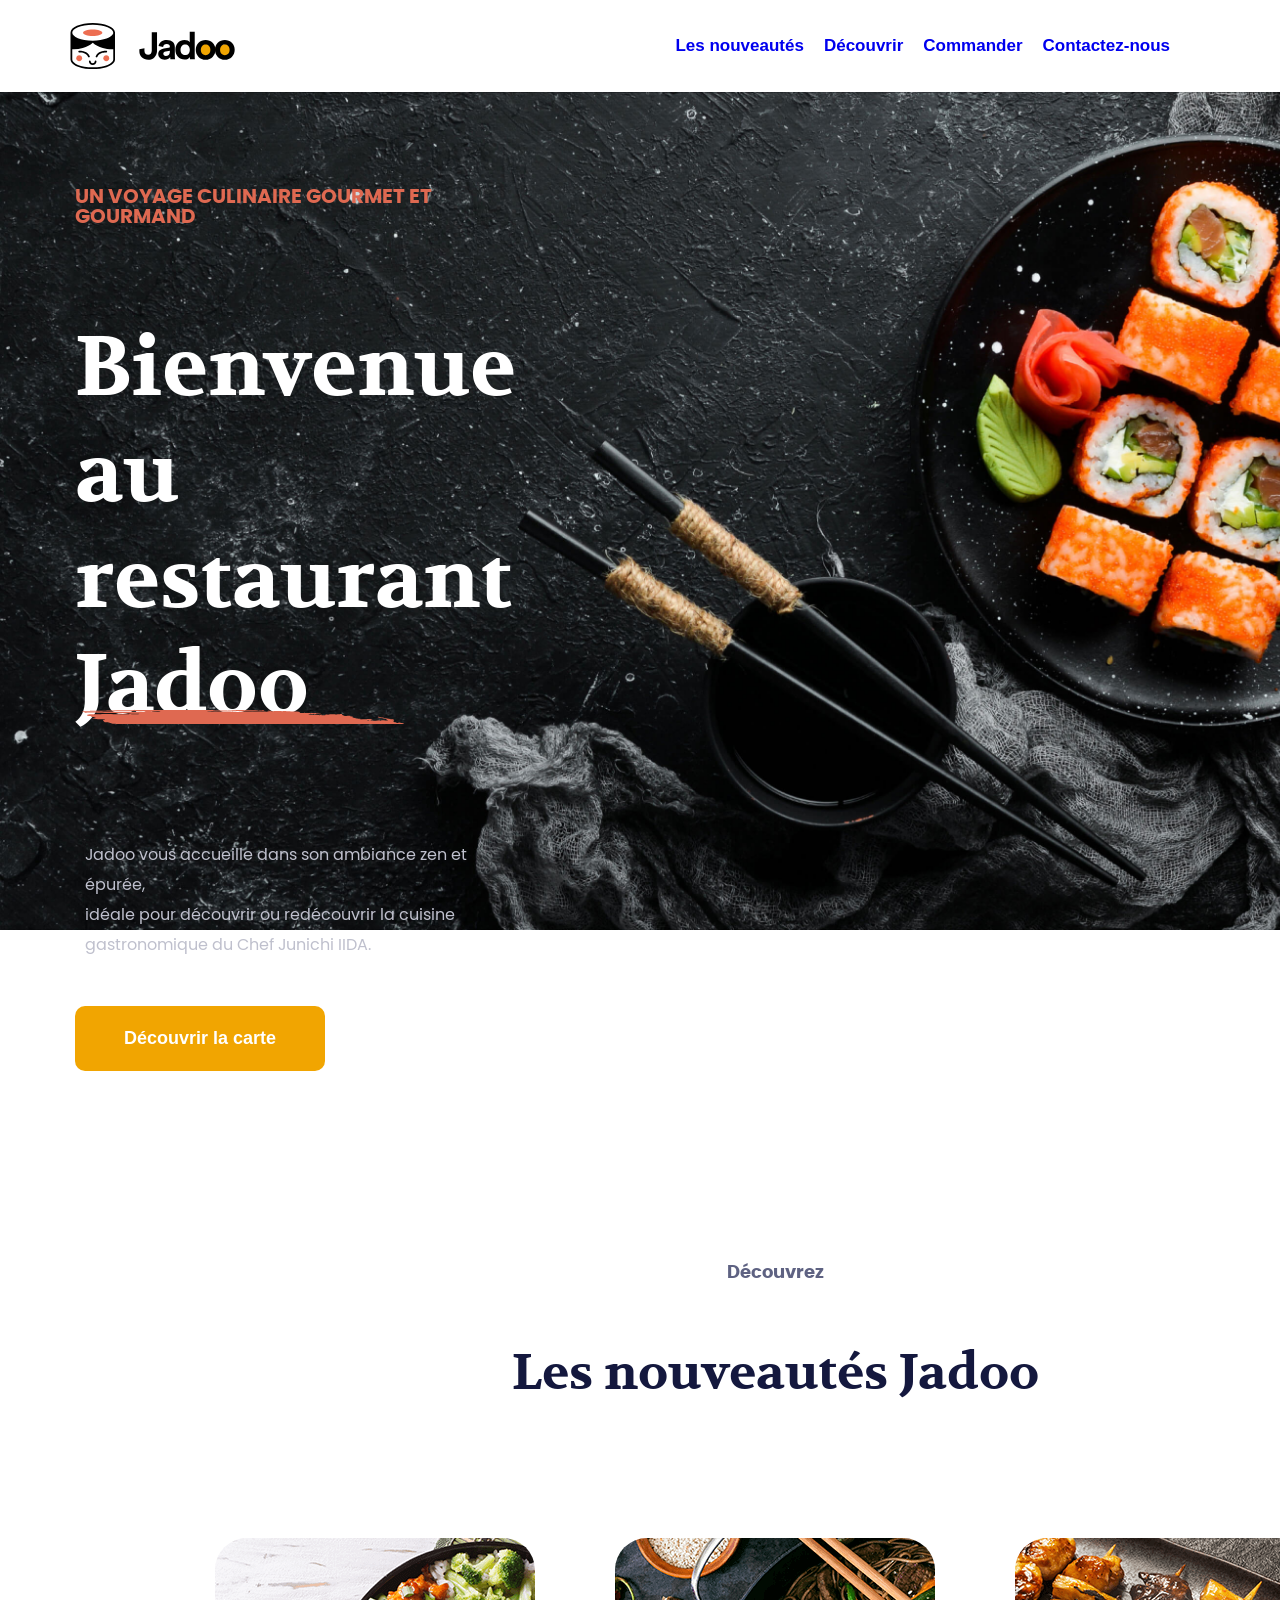
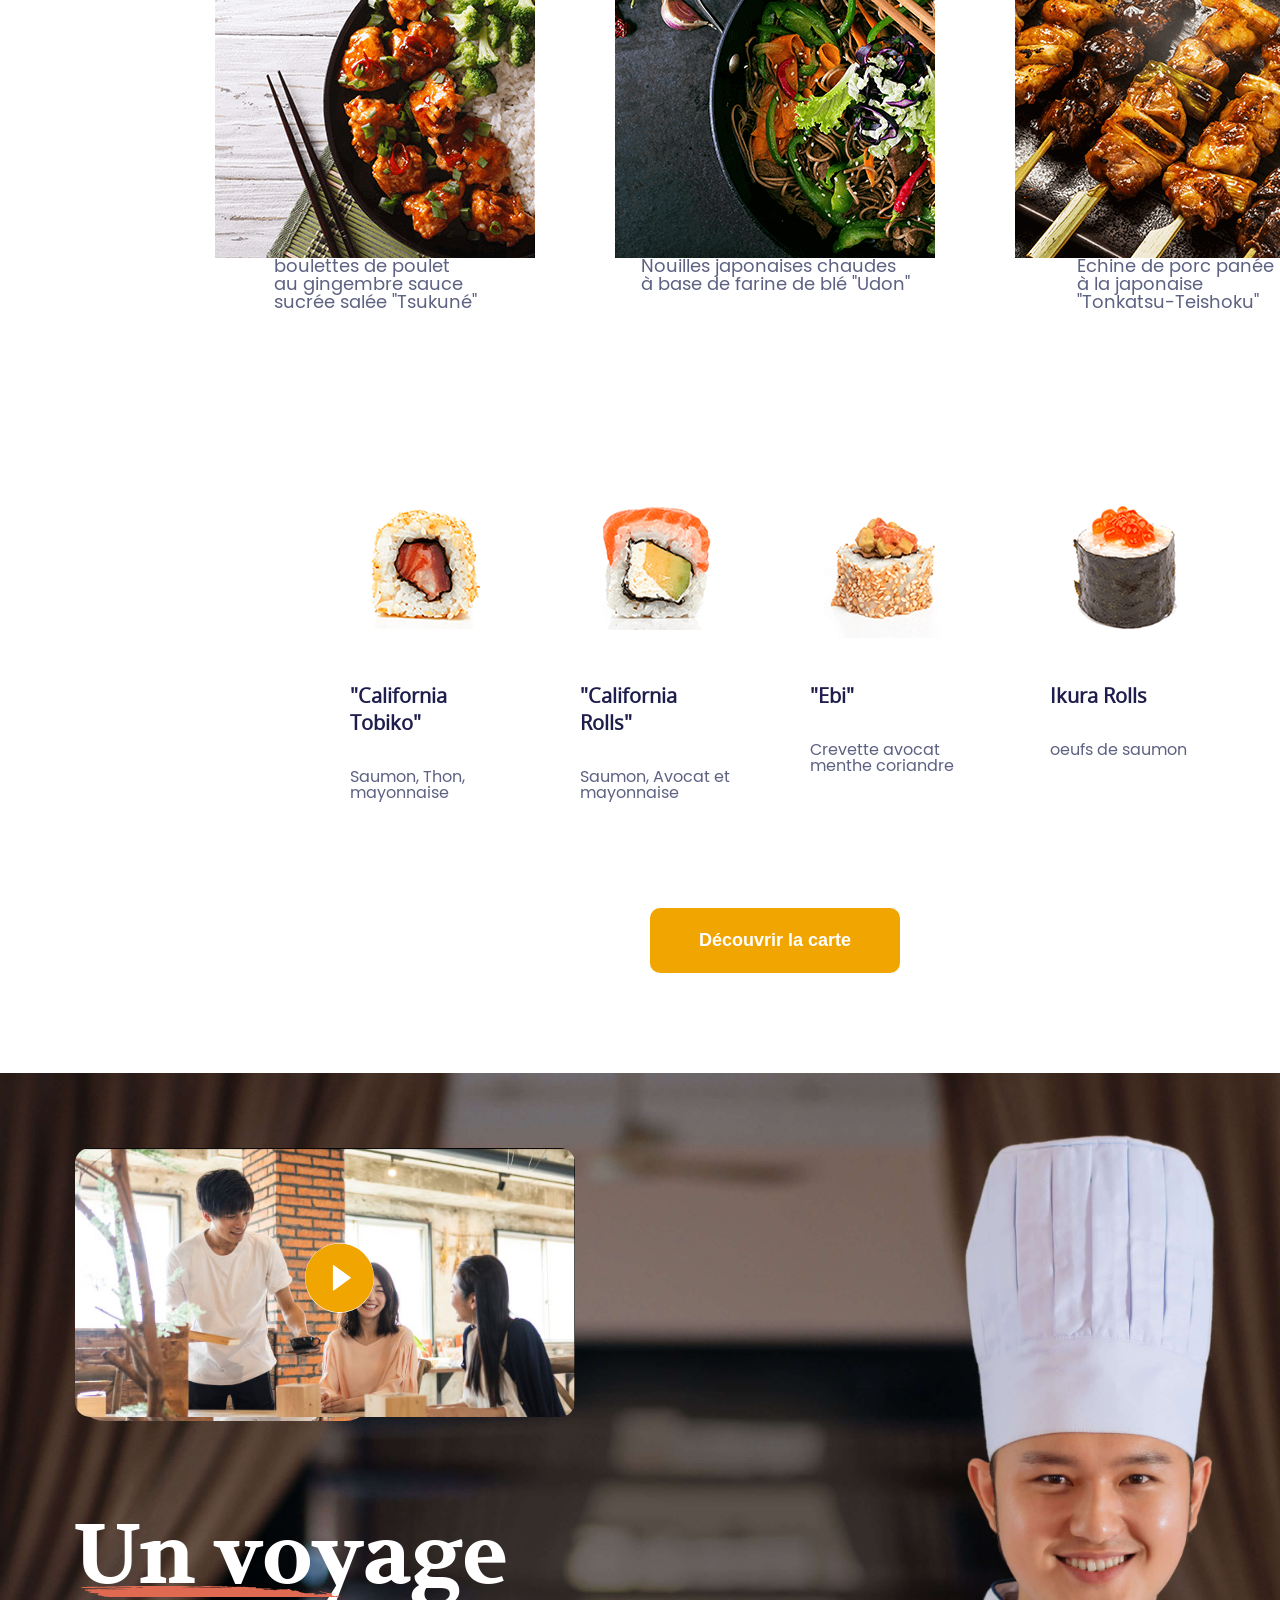
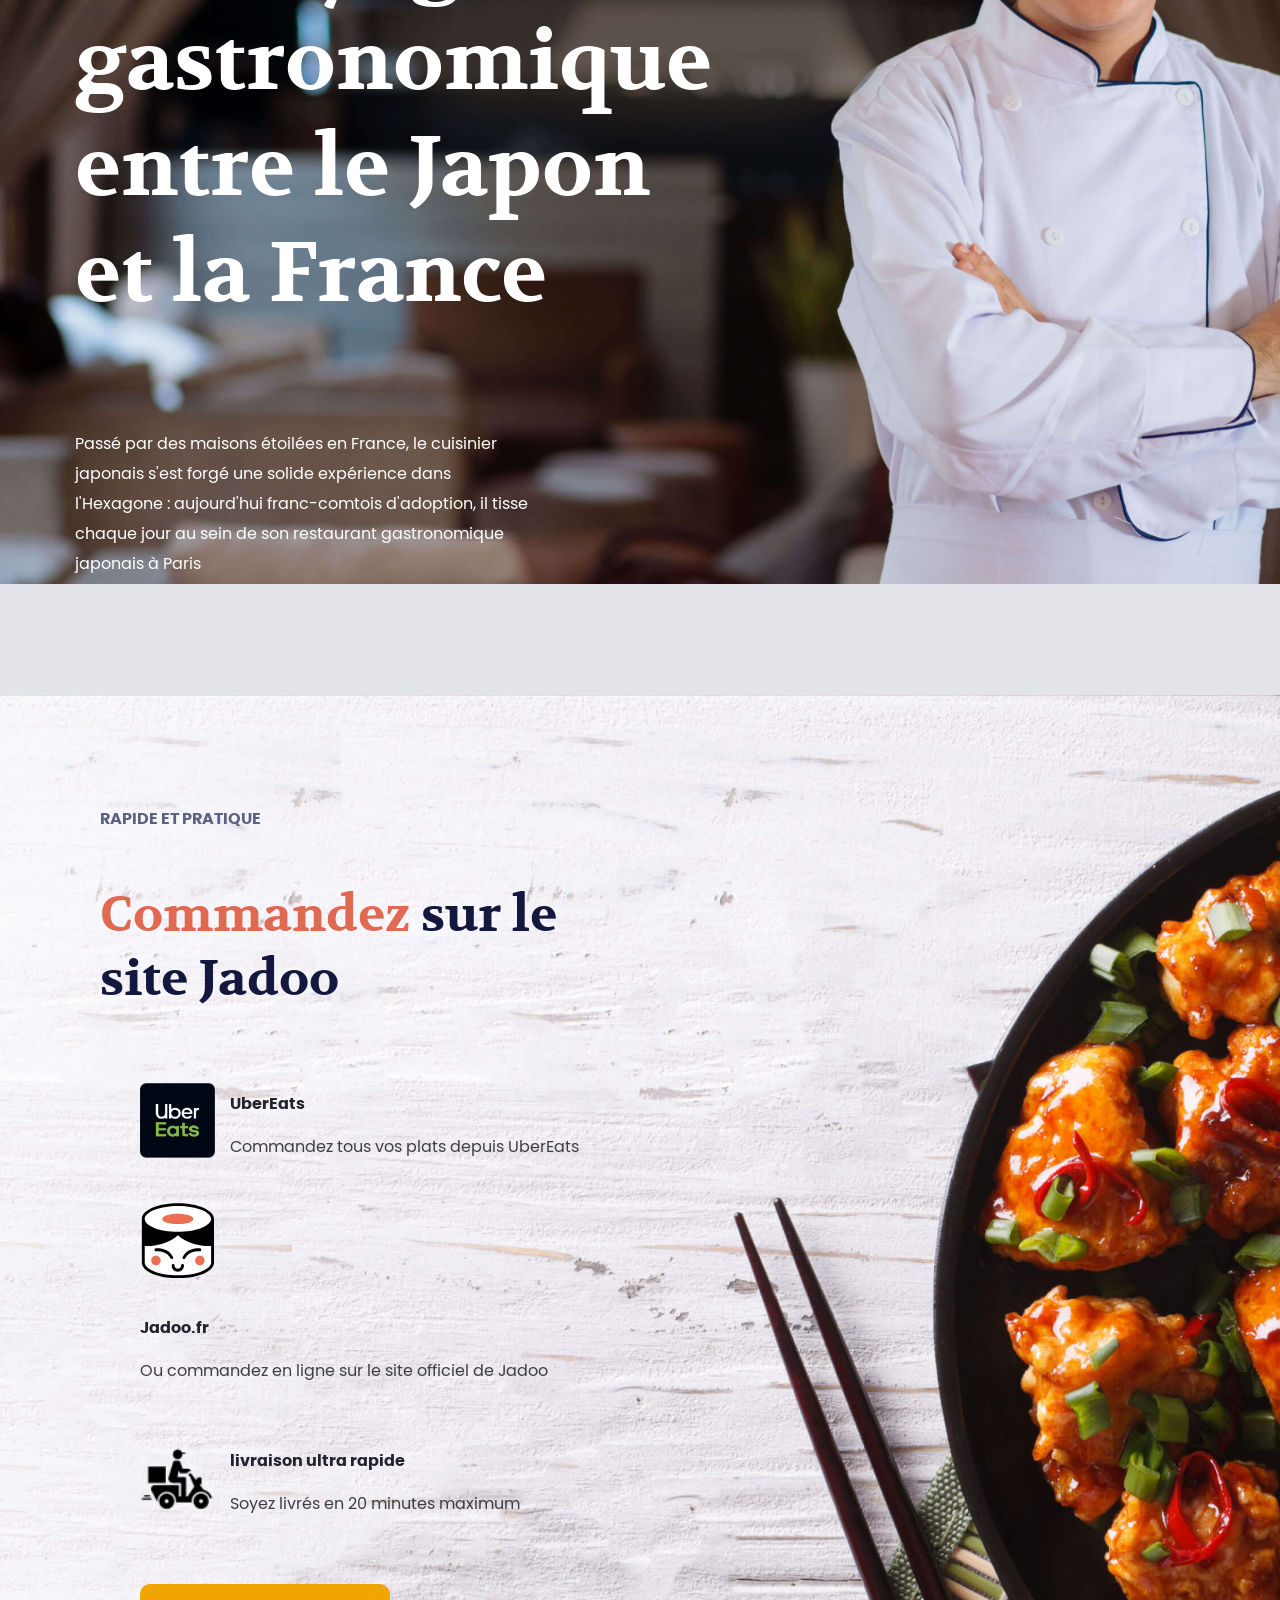
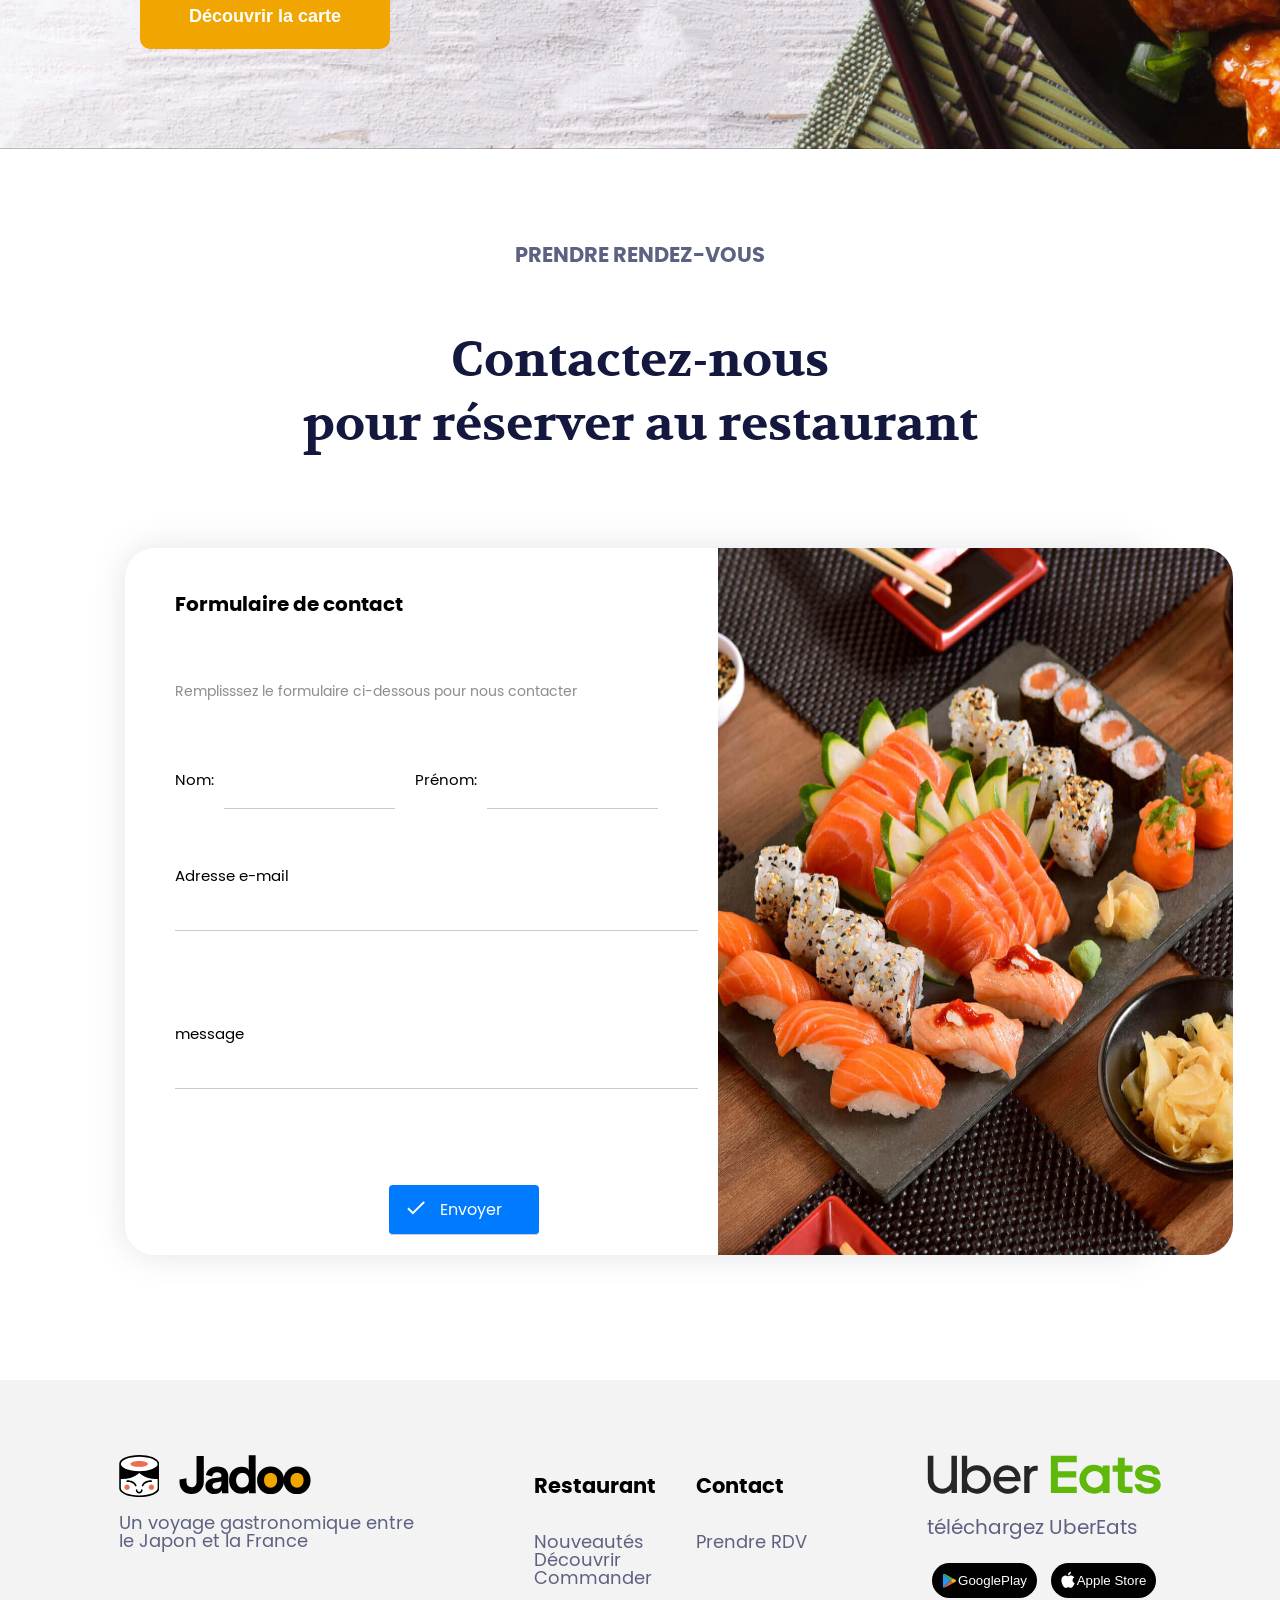
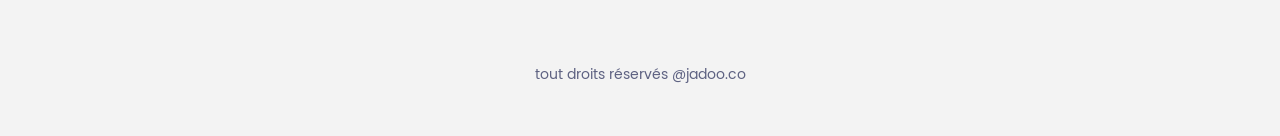
<file: index.html>
<!DOCTYPE html>
<html>

<head>
    <title>Jadoo : un voyage culinaire gourmet et gourmand</title>
    <meta charset='utf-8' name="viewport" content="width=device-width, initial-scale=1.0, user-scalable=no">
    <link rel="stylesheet" href="css/style.css">
    <link rel="stylesheet" href="css/style_CSS_mobile.css">
</head>

<body>
    <section class="top">
        <div class="burger_menu display_none_pc display_block_mobile">
            <img src="img/burger_icon.svg" alt="cliquez ici pour dérouler le menu"
                class="burger_icon display_none_pc display_block_mobile">
        </div>
        <div class="logonav margin_left">
            <img srcset="img/favicon.ico 16w,
                    img/logo_jadoo_1.svg 1600w" sizes="(max-width:780px) 15px,
                   120px" src="img/logo_jadoo_1.svg" alt="logo animé du restaurant en forme de maki"
                class="petit_logo_maki ">
            <img src="img/logo_jadoo_2.svg" alt="logo du restaurant Jadoo texte" class="jadoo_texte">
        </div>
        <nav class="margin_right margin-right_none">
            <ul>
                <li><a href="#nouveautes" class="arial nav.grey text-big large no_underline display_none_mobile">Les
                        nouveautés</a></li>
                <li><a href="https://kizokudor.com/fr/" target="_blank"
                        class="arial nav.grey text-big large no_underline display_none_mobile">Découvrir</a>
                </li>
                <li><a href="#commandez"
                        class="arial nav.grey text-big large no_underline display_none_mobile">Commander</a></li>
                <li><a href="#contact"
                        class="arial nav.grey text-big large no_underline display_none_mobile">Contactez-nous</a></li>
                <li><a href="#contact"
                        class="arial nav.grey text-big large no_underline display_none_pc display_block_mobile">Contact</a>
                </li>
            </ul>
        </nav>
    </section>
    <header>
        <section class="hero">
            <div class="bienvenue_boite_texte">
                <h3
                    class="poppins_bold orange large subheading-medium font_size_12px text_align_mobile letter_spacing_mobile padding_top_mobile">
                    UN VOYAGE CULINAIRE GOURMET ET
                    GOURMAND</h3>
                <div class="titre_soulignage">
                    <h1 class="volkhov white heading relative font_size_50px text_align_mobile">Bienvenue au restaurant
                        Jadoo</h1>
                    <img class="souligne_rose" src="img/souligne_rose.svg">
                </div>
                <p
                    class="poppins_regular light-grey medium_thin text-medium line-height30px padding_left_10px font_size_15px text_align_mobile">
                    Jadoo
                    vous accueille dans son ambiance zen
                    et épurée,
                    <br>
                    idéale pour découvrir ou redécouvrir la cuisine<br>
                    gastronomique du Chef Junichi IIDA.
                </p>
                <button class="margin_top30px decouvrir_la_carte font_size_18px">Découvrir la carte
                </button>
            </div>
        </section>
    </header>
    <section class="nouveautes">
        <h3 class="poppins_bold grey subheading-small medium font_size_14px">Découvrez</h3>
        <h2 class="volkhov title-blue heading-medium large font_size_24px">Les nouveautés Jadoo</h2>
        <section class="plats_chauds">
            <figure>
                <img src="img/plat_1.png" alt="boulettes de poulet au gingembre sauce sucrée salée &#34Tsukuné&#34">
                <figcaption class="subheading-small font_size_16px text_align_mobile">boulettes de poulet <br> au
                    gingembre sauce
                    <br>sucrée salée
                    &#34Tsukuné&#34
                </figcaption>
            </figure>
            <figure class="display_none_mobile">
                <img src="img/plat_2.png" alt="Nouilles japonaises chaudes à base de farine de blé &#34Udon&#34">
                <figcaption class="subheading-small">Nouilles japonaises chaudes <br> à base de farine de blé
                    &#34Udon&#34
                </figcaption>
            </figure>
            <figure class="display_none_mobile">
                <img src="img/plat_3.png" alt="Echine de porc panée à la japonaise &#34Tonkatsu-Teishoku&#34">
                <figcaption class="subheading-small">Echine de porc panée <br>à la japonaise <br>
                    &#34Tonkatsu-Teishoku&#34
                </figcaption>
            </figure>
        </section>
        <section class="makis flex_column_wrap_mobile">
            <figure>
                <img src="img/maki_1.png" alt="California Tobiko">
                <figcaption>
                    <h5 class="OpenSans medium subheading-medium photo-legend-blue font_size_16px">"California Tobiko"
                    </h5>
                    <p class="poppins_regular medium_thin text-medium grey font_size_12px">Saumon, Thon, mayonnaise</p>
                </figcaption>
            </figure>
            <figure>
                <img src="img/maki_2.png" alt="California Rolls">
                <figcaption>
                    <h5 class="OpenSans medium subheading-medium photo-legend-blue font_size_16px">"California Rolls"
                    </h5>
                    <p class="poppins_regular medium_thin text-medium grey font_size_12px">Saumon, Avocat et mayonnaise
                    </p>
                </figcaption>
            </figure>
            <figure>
                <img src="img/maki_3.png" alt="Ebi">
                <figcaption>
                    <h5 class="OpenSans medium subheading-medium photo-legend-blue font_size_16px">"Ebi"</h5>
                    <p class="poppins_regular medium_thin text-medium grey font_size_12px">Crevette avocat menthe
                        coriandre</p>
                </figcaption>
            </figure>
            <figure>
                <img src="img/maki_4.png" alt="Ikura Rolls">
                <figcaption>
                    <h5 class="OpenSans medium subheading-medium photo-legend-blue font_size_16px">Ikura Rolls</h5>
                    <p class="poppins_regular medium_thin text-medium grey font_size_12px">oeufs de saumon</p>
                </figcaption>
            </figure>
        </section>
        <button class="decouvrir_la_carte">Découvrir la carte</button>
    </section>
    <section class="au_resto_ou_chez_vous display_none_mobile">
        <div class="chef_et_plat ">
            <div class="le_restaurant">
                <section class="presentation">
                    <div class="restaurant">
                        <img class="restaurant_video" src="img/visu_video.jpg"
                            alt="presentation du restaurant en video">
                        <img class="play_button" src="img/button_play.svg" alt="#">
                    </div>
                    <div class="titre_soulignage_2 display_none_mobile">
                        <h1 class="volkhov large heading white">Un voyage gastronomique entre le Japon et la France</h1>
                        <img class="souligne_rose_2" src="img/souligne_rose.svg">
                    </div>
                    <p class=" poppins_regular medium_thin text-medium white line-height30px display_none_mobile">Passé
                        par des maisons
                        étoilées en France,
                        le
                        cuisinier<br>
                        japonais s'est forgé une solide expérience dans<br>
                        l'Hexagone : aujourd'hui franc-comtois d'adoption, il tisse<br>
                        chaque jour au sein de son restaurant gastronomique<br>
                        japonais à Paris</p>
                </section>
            </div>
        </div>

    </section>
    <section class="au_resto_ou_chez_vous_mobile display_none_pc display_block_mobile white_space_mobile">
        <div class="restaurant_mobile">
            <div class="restaurant">
                <img class="restaurant_video" src="img/visu_video.jpg" alt="presentation du restaurant en video">
                <img class="play_button" src="img/button_play.svg" alt="#">
            </div>
            <div>
                <img src="img/illustration_chef.jpg" alt="le chef Junichi IIDA" class="chef">
            </div>
            <div>
                <img class="wrapper1 " src="img/wrapper_illustration_1.jpg" alt="">
            </div>
            <div>
                <img class="wrapper2" src="img/wrapper_illustration_2.jpg" alt="">
            </div>
        </div>
    </section>
    <section class="commander">
        <div class="commander_flexbox">
            <h3 class="poppins_bold medium text-medium grey font_size_14px">RAPIDE ET PRATIQUE</h3>
            <h2 class="volkhov large heading-medium title-blue font_size_24px text_align_mobile "><span
                    class="orange font_size_36px">Commandez</span><br class="display_none_pc display_inline_mobile">
                sur le site Jadoo
            </h2>
            <div class="liste_logos_commande">
                <figure>
                    <img src="img/logo_uberEats.png" alt="UberEats logo">
                    <figcaption>
                        <h5 class="commandez-subheading">UberEats</h5>
                        <p class="commandez-text font-size_13px line_height_mobile">Commandez tous vos plats depuis
                            UberEats</p>
                    </figcaption>
                </figure>
                <figure>
                    <img src="img/logo_jadoo_1.svg" alt="Jadoo logo">
                    <figcaption>
                        <h5 class="commandez-subheading">Jadoo.fr</h5>
                        <p class="commandez-text font-size_13px line_height_mobile">Ou commandez en ligne sur le site
                            officiel de Jadoo</p>
                    </figcaption>
                </figure>
                <figure>
                    <img src="img/logo_transport.png" alt="logo livraison">
                    <figcaption>
                        <h5 class="commandez-subheading">livraison ultra rapide</h5>
                        <p class="commandez-text font-size_13px line_height_mobile">Soyez livrés en 20 minutes maximum
                        </p>
                    </figcaption>
                </figure>
            </div>
            <button class="decouvrir_la_carte margin_left_button_order">Découvrir la carte</button>
        </div>
    </section>
    <section class="contact">
        <h3 class="poppins_bold medium subheading-footer grey font_size_14px uppercase">Prendre rendez-vous</h3>
        <h2 class="volkhov large heading-medium title-blue font_size_36px text_align">Contactez-nous <span
                class="display_none_mobile"><br>pour réserver au restaurant</span></h2>
        <p class="poppins_regular thin text-small form-grey display_none_pc display_block_mobile text_align_mobile">
            Remplisssez le formulaire ci-dessous pour nous contacter
        </p>
        <div class="conteneur_formulaire_et_image">
            <div class="form">
                <form method="post" action="/action_page.php">
                    <div class="form_text">
                        <h4 class="poppins_bold medium subheading-medium black display_none_mobile">Formulaire de
                            contact</h4>
                        <p class="poppins_regular thin text-small form-grey display_none_mobile ">Remplisssez le
                            formulaire ci-dessous pour
                            nous
                            contacter
                        </p>
                        <div class="name">
                            <label class="poppins_regular thin text-medium-small black font_size_15px"
                                for="fname">Nom:</label>
                            <input class="poppins_regular thin text-small form-light-grey font_size_15px" type="text"
                                id="fname" name="fname" required><br><br>
                            <label class="poppins_regular thin text-medium-small black font_size_15px"
                                for="lname">Prénom:</label>
                            <input class="poppins_regular thin text-small form-light-grey font_size_15px" type="text"
                                id="lname" name="lname" required><br><br>
                        </div>
                        <label class="poppins_regular thin text-medium-small black font_size_15px" for="email">Adresse
                            e-mail</label>
                        <input class="poppins_regular thin text-small form-light-grey font_size_15px" type="email"
                            id="email" name="email" required><br><br>
                        <label class="poppins_regular thin text-medium-small black font_size_15px"
                            for="message">message</label>
                        <input class="poppins_regular thin text-small form-light-grey font_size_15px" type="text"
                            id="message" name="message" required><br><br>
                    </div>
                    <div class="submit_button">
                        <input class="poppins_regular medium_thin text-medium white submit" type="submit"
                            value="Envoyer">
                    </div>
                </form>
            </div>
            <img class="image_formulaire display_none_mobile" src="img/illustration_formulaire.jpg"
                alt="image de sushis et sashimis">
        </div>
    </section>
    <footer>
        <div class="all_liens_footer ">
            <div class="boite_jadoo_footer display_none_mobile">
                <div class="logos_jadoo_footer">
                    <img class=logo_maki_footer src="img/logo_jadoo_1.svg" alt="logo de Jadoo">
                    <img class="logo_jadoo_texte_footer" src="img/logo_jadoo_2.svg" alt="logo de Jadoo texte">
                </div>
                <p class="poppins_regular medium_thin subheading-small grey">Un voyage gastronomique entre <br> le Japon
                    et la France
                </p>
            </div>
            <div class="liens_site_footer padding_10px">
                <div class="resto_footer">
                    <h3 class="poppins_bold large subheading-footer black">Restaurant</h3>
                    <ul>
                        <li class="poppins_regular medium_thin subheading-small grey"><a
                                href="#nouveautes">Nouveautés</a>
                        </li>
                        <li class="poppins_regular medium_thin subheading-small grey"><a
                                href="https://kizokudor.com/fr/" target="_blank">Découvrir</a></li>
                        <li class="poppins_regular medium_thin subheading-small grey"><a href="#commandez">Commander</a>
                        </li>
                    </ul>
                </div>
                <div class="contact_footer padding_10px">
                    <h3 class="poppins_bold large subheading-footer black">Contact</h3>
                    <ul>
                        <li class="poppins_regular medium_thin subheading-small grey">Prendre RDV</li>
                    </ul>
                </div>
            </div>
            <div class="footer_ubereats padding_10px">
                <img src="img/logo_uberEats_2.svg" alt="Logo UberEats">
                <p class="poppins_regular medium_thin subheading-medium grey">téléchargez UberEats</p>
                <div class="black_butons">
                    <button class="ubereats_logo"><a
                            href="https://play.google.com/store/apps/details?id=com.ubercab.eats&pli=1"
                            target="_blank">GooglePlay</a></button>
                    <button class="applestore_logo"><a
                            href="https://apps.apple.com/us/app/uber-eats-food-groceries/id1058959277"
                            target="_blank">Apple
                            Store</a></button>
                </div>
            </div>
        </div>
        <div class="tous_droits_footer">
            <p class="poppins_regular medium_thin text-small grey display_none_mobile">tout droits réservés @jadoo.co
            </p>
        </div>
    </footer>
    <div class="boite_jadoo_footer_mobile display_none_pc display_block_mobile">
        <div class="logos_jadoo_footer">
            <img class=logo_maki_footer src="img/logo_jadoo_1.svg" alt="logo de Jadoo">
            <img class="logo_jadoo_texte_footer" src="img/logo_jadoo_2.svg" alt="logo de Jadoo texte">
        </div>
        <p class="poppins_regular medium_thin  grey font_size_15px text_align_mobile ">Un voyage gastronomique entre
            <br> le Japon
            et la France
        </p>
    </div>
</body>

</html>
</file>
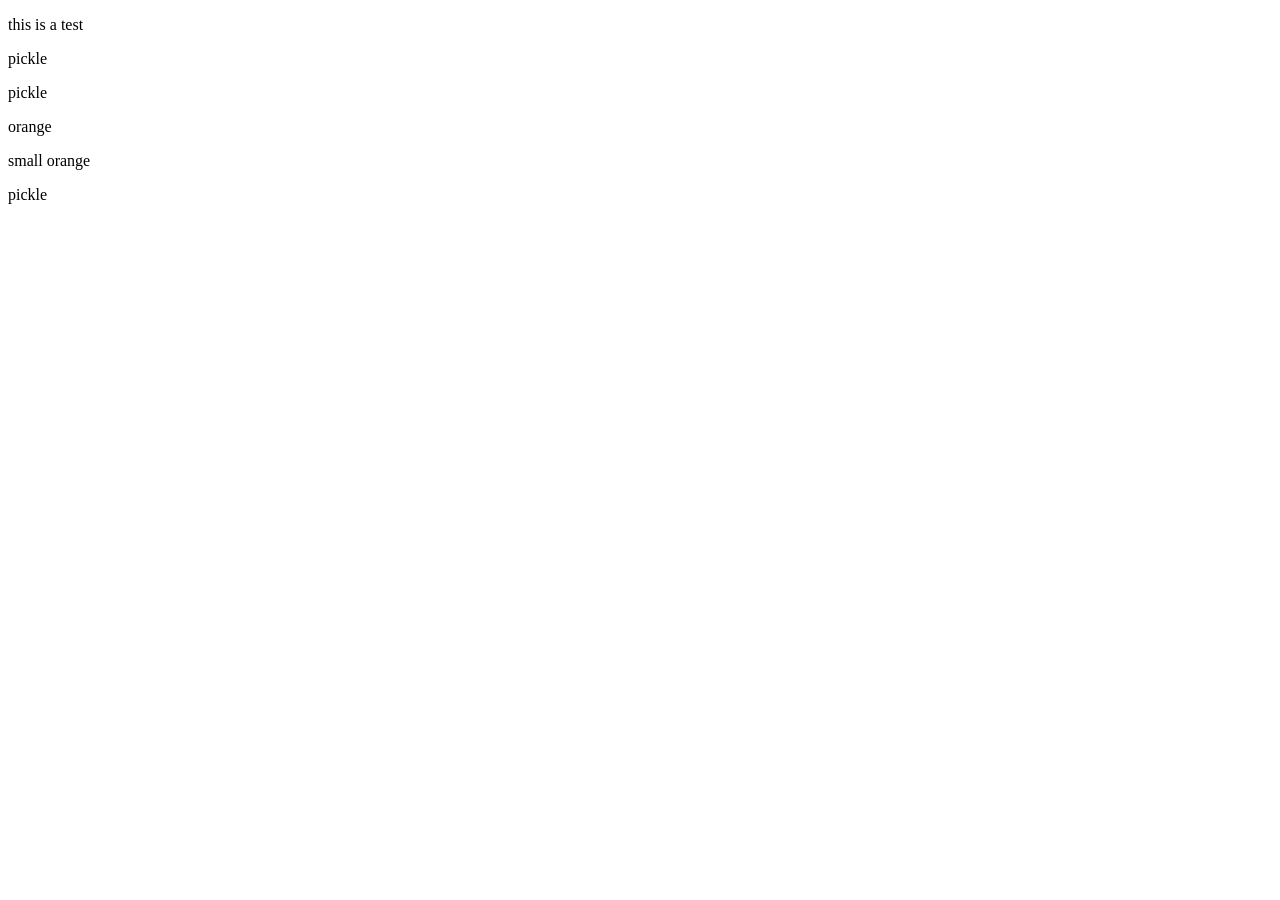
<file: html/test form.html>
<!DOCTYPE html>
<html>
    <head>
        <title>Home</title>
        <meta charset='utf-8'>
        <link rel=""stylesheet" href="style.css">
    </head>
    <body>
       <div class="plate">
            <p class="apple">this is a test</p>
        </div>
        <div class="plate">
            <p class="pickle">pickle</p>
        </div>
        <div class="bento">
            <p class="pickle">pickle</p>
        </div>
        <div class="plate">
            <p class="orange">orange</p>
            <p class="orange" class="small">small orange</p>
        </div>
        <p class="pickle" class="small">pickle</p>
    </body>
</html>
</file>
<file: css/style.css>
@font-face {
    font-family: 'OpenSans-Bold';
    src: url('/fonts/OpenSans-Bold.woff') format('woff');
    font-weight: bold;
    font-style: normal;
}

@font-face {
    font-family: 'OpenSans-Regular';
    src: url('/fonts/OpenSans-Regular.woff') format('woff');
    font-weight: normal;
    font-style: normal;
}

@font-face {
    font-family: 'poppins-bold';
    src: url('/fonts/poppins-bold.woff') format('woff');
    font-weight: 600 900;
    font-style: normal;
}

@font-face {
    font-family: 'poppins-italic';
    src: url('/fonts/poppins-italic.woff') format('woff');
    font-weight: normal;
    font-style: italic;
}

@font-face {
    font-family: 'poppins-regular';
    src: url('/fonts/poppins-regular.woff') format('woff');
    font-weight: 100 900;
    font-style: normal;
}

@font-face {
    font-family: 'volkhov-bold';
    src: url('/fonts/volkhov-bold.woff') format('woff');
    font-weight: 600 900;
    font-style: normal;
}

@font-face {
    font-family: 'volkhov-italic';
    src: url('/fonts/volkhov-italic.woff') format('woff');
    font-weight: normal;
    font-style: italic;
}

@font-face {
    font-family: 'volkhov-regular';
    src: url('/fonts/volkhov-regular.woff') format('woff');
    font-weight: 100 900;
}

/* font families */

.poppins_regular {
    font-family: 'poppins-regular';
}

.poppins_bold {
    font-family: 'poppins-bold';
}

.OpenSans {
    font-family: 'OpenSans-regular';
}

.volkhov {
    font-family: 'volkhov-bold';
}

.arial {
    font-family: Arial, Helvetica, sans-serif;
}

/* font weights  */


.thin {
    font-weight: 400;
}

.medium_thin {
    font-weight: 500;
}

.medium {
    font-weight: 600;
}

.large {
    font-weight: 700;
}

/* font sizes */

.text-small {
    font-size: 14px;
}

.text-medium-small {
    font-size: 15px;
}

.text-medium {
    font-size: 16px;
}

.text-big {
    font-size: 17px;
}

.subheading-small {
    font-size: 18px;
}

.subheading-medium {
    font-size: 20px;
}

.subheading-footer {
    font-size: 21px;
}

.heading-medium {
    font-size: 50px;
}

.heading {
    font-size: 84px;
}

/* font colors */

.white {
    color: #FFFFFF
}

.form-grey {
    color: #8D8D8D
}

.form-light-grey {
    color: #989898
}

.black {
    color: #000000
}

.orange {
    color: #DF6951
}

.nav-grey {
    color: #212B32
}

.photo-legend-blue {
    color: #1E1D4C
}

.title-blue {
    color: #14183E
}

.title-grey {
    color: #3E3F43
}

.grey {
    color: #5E6282
}

.light-grey {
    color: #BFC0CD;
}

/* fonts styles */

.no_underline {
    text-decoration: none;
}

.uppercase{
    text-transform: uppercase;
}
.text_align {
    text-align: center;
}
/* GENERAL */

html,
body {
    width: 100%;
    height: auto;
    margin: 0%;
}

section {
    padding: 75px;
}

.display_none_pc {
    display: none;
}

/* links */

nav ul li a:hover {
    text-decoration: none;
    color: #212832;
}

nav ul li a:visited {
    text-decoration: none;
    color: #212832;
}

/* top sticky */

section.top {
    display: flex;
    align-items: center;
    margin: 0;
    justify-content: space-between;
    gap: 24px;
    position: sticky;
    top: 0;
    background-color: #ffffff;
    z-index: 1000;
    padding: 20px;
}

nav {
    gap: 24px;

}

.petit_logo_maki {
    width: 44.97px;
    height: 46.258px;
}

.logonav {
    display: flex;
    gap: 24px;
}

ul {
    display: flex;
    justify-content: center;
}

nav ul li {
    list-style-type: none;
    margin-right: 20px;
}

/* header */

header {
    display: flex;
    flex-flow: column wrap;
}

.hero {
    display: flex;
    flex-flow: column wrap;
    background-image: url(../img/illustration_principale.jpg);
    background-size: 110%;
    background-position: relative bottom -150px right 0px;
    background-repeat: no-repeat;
}

.image_principale_header {
    width: 105%;
    height: auto;
    object-fit: cover;
    object-position: top 0px left 0px;
}

.bienvenue_boite_texte {
    display: flex;
    flex-flow: column wrap;
    position: relative;
    width: 35%;
}

.titre_soulignage {
    padding: 0;
    display: flex;
    flex-flow: row wrap;
    align-items: center;
}

.souligne_rose {
    width: 90%;
    position: relative;
    bottom: 100px;
}

/* les nouveautés Jadoo */

.nouveautes {
    display: flex;
    flex-flow: column wrap;
    padding: 50px;
    margin: 50px;
    justify-content: center;
    align-items: center;
}

.plats_chauds {
    display: flex;
    justify-content: space-evenly;
    align-items: baseline;
}

section.plats_chauds figure {
    display: flex;
    flex-flow: column wrap;
    justify-content: center;
    align-items: center;
    /* box-shadow: inset 1px 1px 10px #bfc0cd63; */
}

section.plats_chauds figure img {
    border-radius: 10% 10% 0% 0%;
}

.makis {
    display: flex
}

button.decouvrir_la_carte {
    font-family: Arial, Helvetica, sans-serif;
    font-size: 18px;
    font-weight: 700;
    color: #FFFFFF;
    background-color: #F1A501;
    width: 250px;
    height: 65px;
    border: none;
    border-color: #F1A501;
    border-radius: 10px;
    box-shadow: 0 20 35 0;
}

figcaption {
    font-family: 'poppins-regular';
    font-weight: 500;
    color: #5E6282;
}

/* Au restaurant ou chez vous */
section.au_resto_ou_chez_vous {
    padding: 0;
    background-image: url(../img/illustration_chef.jpg) url(../img/illustration_commander.jpg)
}

.chef_et_plat {
    background-image: url(../img/illustration_chef.jpg);
    background-size: 130%;
    /* background-position: bottom left; */
    background-repeat: no-repeat;
    background-color: #5e62822c;
}

.titre_soulignage_2 {
    padding: 0;
    position: relative;

}

.souligne_rose_2 {
    width: 50%;
    position: absolute;
    top: 165px;
}

.restaurant {
    position: relative;
}

.play_button {
    position: absolute;
    top: 95px;
    left: 230px;
    background-color: white;
    border-radius: 50%;
}

.restaurant_video {
    width: 500px;
    border-radius: 15px;
}

.presentation {
    display: flex;
    flex-flow: column wrap;
    width: 50%;
    justify-content: center;
    padding-bottom: 100px;
}

.wrappers {
    position: relative;
    top: -100px;
}

div.restaurant {
    border-radius: 30px;
    background-image: url(../img/visu_video.jpg);
    width: 300px;
    background-repeat: no-repeat;
}

/* COMMANDER */

.commander {
    background-image: url(../img/illustration_commander.jpg);
    background-size: cover;
    padding: 100px;
}

.commander_flexbox {
    display: flex;
    flex-flow: column wrap;
    justify-content: flex-start;
    align-items: flex-start;
    width: 50%;
}

div.commander_flexbox img {
    width: 75px;
    height: 75px;
}

div.liste_logos_commande {
    display: flex;
    flex-flow: column wrap;
    justify-content: flex-start;
    align-items: flex-start;
    margin: 0;
}

div.liste_logos_commande figure {
    display: flex;
    flex-flow: row wrap;
    justify-content: flex-start;
    align-items: center;
    gap: 15px;
    /* margin:0px 0px 5px 0px;
    padding:10px; */
}

.commandez-subheading {
    font-family: 'poppins-bold';
    font-weight: 700;
    font-size: 16px;
    color: #22232C;
}


.commandez-text {
    font-family: 'poppins-regular';
    font-weight: 400;
    font-size: 16px;
    color: #3E3F43;
}

/* prendre rendez-vous */
section.contact {
    display: flex;
    flex-flow: column wrap;
    justify-content: space-around;
    align-items: center;
}

.form_text {
    display: flex;
    flex-flow: column;
    gap: 30px;
}

div.conteneur_formulaire_et_image {
    display: flex;
    flex-flow: row;
    justify-content: space-between;
    border-radius: 30px;
    box-shadow: 0 0 2em#5e62822C;
    margin: 50px;
    padding: 0;
}

form {
    display: flex;
    flex-flow: column wrap;
    justify-content: space-evenly;
    gap: 30px;
    margin: 20px;
    margin-left: 50px;
    /* padding: 25px; */
}

/* label {
    padding: 10px;
}*/

input {
    border-top: none;
    border-left: none;
    border-right: none;
    border-bottom: solid 1px #cacaca;
}

input.submit {
    background-image: url(../img/bouton_formulaire_coche.svg);
    background-repeat: no-repeat;
    background-position: top 16px left 18px;
    background-color: #007AFF;
    width: 150px;
    height: 50px;
    border-radius: 4px;
    padding-left: 20px;
    margin-left: 41%;
}

input:focus {
    border-top: none;
    border-left: none;
    border-right: none;
    border-bottom: solid 2px #cacaca;
}


.name {
    display: flex;
    gap: 10px;
    margin: 30px 30px 30px 0px;
}

.image_formulaire {
    width: 50%;
    border-radius: 0 30px 30px 0;
}

/* FOOTER */

footer {
    background-color: #f3f3f3;
    display: flex;
    flex-flow: column wrap;
    justify-content: center;
    align-items: center;
    gap: 10px;
    padding: 75px 50px 20px 50px;
}

.boite_jadoo_footer {
    display: flex;
    flex-flow: column wrap;
}

.logos_jadoo_footer {
    display: flex;
}

.all_liens_footer {
    display: flex;
    justify-content: space-evenly;
    gap: 120px;
    margin-bottom: 40px;
}

.liens_site_footer {
    display: flex;
    justify-content: flex-start;
    align-items: flex-start;
    gap: 40px;
}

.resto_footer {
    display: flex;
    flex-flow: column wrap;
    justify-content: center;
}

div.liens_site_footer ul {
    display: flex;
    flex-flow: column wrap;
    justify-content: flex-start;
    align-items: flex-start;
    list-style-type: none;
    padding-left: 0px;
}

div.liens_site_footer a {
    color: #5E6282;
    text-decoration: none;
}

div.liens_site_footer a:visited {
    color: #5E6282;
    text-decoration: none;
}

div.liens_site_footer a:hover {
    color: #5E6282;
    text-decoration: none;
}

.contact_footer {
    display: flex;
    flex-flow: column wrap;
    ;
}

.logo_maki_footer {
    width: 40px;
}

.logo_jadoo_texte_footer {
    height: 40px;
    padding-left: 20px;
}

.footer_ubereats button {
    border-radius: 17.5px;
    width: 105px;
    height: 35px;
    padding-left: 22px;
    background-color: #000000;
    color: white;
    text-decoration: none;
    border: none;
    margin: 5px;
}

.footer_ubereats button a {
    color: white;
    text-decoration: none;
}

.footer_ubereats button a:visited {
    color: white;
    text-decoration: none;
}

.ubereats_logo {
    background-image: url(../img/logo_google_play.svg);
    background-position: left 10px top 10px;
    background-repeat: no-repeat;
    background-size: 15px;
}

.applestore_logo {
    background-image: url(../img/logo_apple.svg);
    background-position: left 10px top 8px;
    background-repeat: no-repeat;
}

.tous_droits_footer {
    margin-bottom: 20px;
}

/* marges */

.margin_right {
    margin-right: 50px;
}

.margin_left {
    margin-left: 50px;
}

.margin_left_button_order {
    margin-left: 40px;
    margin-top: 40px;
}

.no_margins {
    margin: 0;
}

.margin30px {
    margin: 30px;
}

.margin.bottom30px {
    margin-bottom: 30px;
}

.margin_top30px {
    margin-top: 30px;
}

/* paddings */

.padding_vertical {
    padding: 10% 0;
}

.padding_left_10px {
    padding-left: 10px;
}

.padding_left_50px {
    padding-left: 50px;
}

/* positions, displays */

.relative {
    position: relative;
}

/* tests */

.float {
    float: right;
}

.no_padding_bottom {
    padding-bottom: 0;
}

.line-height30px {
    line-height: 30px;
}
</file>
<file: css/style_CSS_mobile.css>
@media screen and (max-width:780px) {

    .display_none_mobile {
        display: none;
    }

    .display_block_mobile {
        display: block;
    }

    .display_inline_mobile{
        display: inline;
    }

    .padding_top_mobile {
        padding-top: 20px;
    }

/* FONT SIZES */

.font_size_12px {
    font-size: 12px;
}

.font-size_13px{
    font-size:13px;
}

.font_size_14px {
    font-size: 14px;
}

.font_size_15px {
    font-size: 15px;
}

.font_size_16px {
    font-size: 16px;
}

.font_size_18px {
    font-size: 18px;
}

.font_size_20px {
    font-size: 20px;
}

.font_size_24px {
    font-size: 24px;
}

.font_size_36px {
    font-size: 36px;
}

.font_size_50px {
    font-size: 50px;
}

.text_align_mobile {
    text-align: center;
}

.letter_spacing_mobile {
    letter-spacing: 0.5px;
}
.line_height_mobile{
    line-height: 17px;;
}

/* GENERAL */
html,
body {
    width: 100%;
    height: auto;
    margin: 0%;
    overflow-x: hidden;
}

/* HEADER */

section {
    padding: 20px;
    margin: 0px;
}

section.top {
    display: flex;
    flex-flow: row wrap;
    justify-content: space-between;
    align-items: center;
    margin: 0;
    gap: 24px;
    position: static;
    background-color: #ffffff;
    padding: 5px;
}

.burger_menu {
    min-width: 20px;
    padding: 10px;
    margin-left: 20px;
    flex: 0 0 auto;
}

.petit_logo_maki {
    max-width: 30.97px;
}

.logonav {
    display: flex;
    gap: 10px;
    margin: 0;
    flex: 0 0 auto;
}

nav {
    gap: 2px;
    flex: 0 0 auto;

}

.margin-right_none {
    margin-right: 0px;
}

nav ul li {
    list-style-type: none;
    margin: 0;
}

ul {
    display: flex;
    justify-content: center;
    padding: 0 20px 0 0;
}

.flex_column_wrap_mobile {
    flex-flow: column wrap;
}

/* header */
header {
    display: flex;
    flex-flow: column wrap;
    justify-content: center;
}

.hero {
    display: flex;
    flex-flow: column wrap;
    justify-content: center;
    background-image: url(../img/illustration_principale.jpg);
    background-size: cover;
    background-position: relative bottom -150px right 0px;
    background-repeat: no-repeat;
}

.souligne_rose {
    width: 90%;
    position: relative;
    bottom: 50px;
    left: 50px;
}

.bienvenue_boite_texte {
    display: flex;
    flex-flow: column wrap;
    justify-content: center;
    align-items: center;
    position: relative;
    width: 100%;
}

.souligne_rose {
    width: 60%;
    position: relative;
    bottom: 50px;
    padding-left: 35px;
}



/* RESTAURANT_VIDEO_PHOTOS */
img.restaurant_video {
    position: relative;
    max-width: 130%;
    border-radius: 0;
    padding: 0;
    margin: 0;
}

.play_button {
    position: absolute;
    top: 35%;
    left: 53%;
    background-color: white;
    border-radius: 50%;
}

section.au_resto_ou_chez_vous_mobile {
    padding: 0;
    display: inline-flex;
    flex-flow: column wrap;
    gap: 0;
    margin: 0;
    padding: 0;

}

img {
    margin: 0 aut;
    max-width: 100%;
}

.white_space_mobile {
    font-size: 0;
}

/* NOUVEAUTES */
.nouveautes {
    display: flex;
    flex-flow: column wrap;
    padding: 2px 10px;
    margin: 10px;
    gap: 0px;
}

figure.display_none_mobile:nth-last-child(-n + 3) {
    display: none;
}

.plats_chauds figure{
    margin:0;
    padding: 20px 0px;
}

.plats_chauds {
    display: flex;
    flex-flow: column wrap;
    justify-content: space-evenly;
    align-items: baseline;
    padding: 20px 0px;
}

figcaption {
    font-family: 'poppins-regular';
    font-weight: 500;
    color: #5E6282;
    padding-top:10px;
}

section.makis figure {
    display: flex;
    justify-content: flex-start;
    align-items: flex-start;
    margin:0px;
    /* box-shadow: inset 1px 1px 10px #bfc0cd63; */
}
section.makis figure img{
    max-width: 50%;

}


button.decouvrir_la_carte{
    margin-bottom: 50px;
    margin-top:35px;
}
.object_fit_contain {
    object-fit: fill;
}

/* COMMANDER */

div.liste_logos_commande {
    display: flex;
    flex-flow: column wrap;
    justify-content: flex-start;
    align-items: flex-start;
    margin: 10px 0px 0px 0px;
}

div.liste_logos_commande figure {
    display: flex;
    flex-flow: row;
    justify-content: flex-start;
    align-items: center;
    gap: 15px;
    /* margin:0px 0px 5px 0px;
        padding:10px; */
}
.commander_flexbox {
    display: flex;
    flex-flow: column wrap;
align-items: center;
    width: 100%;
}

.commander {
    background-image: none;
    background-size: contain;
    background-repeat: no-repeat;
    padding: 0px;
}

div.commander_flexbox img {
    width: 60px;
    height:auto;
}
div.commander_flexbox button{
    margin-left: 0px;
}
div.liste_logos_commande figure {
    display: flex;
    flex-flow: row nowrap;
    justify-content: flex-start;
    align-items: center;
    gap: 15px;
}

h5{
    margin:0px;
}


/* FORMULAIRE */

section.contact {
    display: flex;
    flex-flow: column wrap;
    justify-content: space-around;
    align-items: center;
}

.form_text {
    display: flex;
    flex-flow: column;
    gap: 10px;
}

div.conteneur_formulaire_et_image {
    display: flex;
    flex-flow: row;
    justify-content: space-between;
    border-radius: 30px;
    box-shadow:none;
    margin: 0px;
    padding: 0;
}
.contact h2{
    margin:10px
}
.contact p{
    margin:10px 20px 15px 20px;
}
form {
    display: flex;
    flex-flow: column wrap;
    justify-content: space-evenly;
    gap: 15px;
    margin: 0px;
    margin-left: 5px;
}
input {
    border-top: none;
    border-left: none;
    border-right: none;
    border-bottom: solid 1px #cacaca;
    width: 275px;
}
.name {
    display: flex;
    flex-flow: column wrap;
    gap: 5px;
    margin: 3px 3px 3px 0px;
}

input.submit {
    background-image: url(../img/bouton_formulaire_coche.svg);
    background-repeat: no-repeat;
    background-position: top 16px left 18px;
    background-color: #007AFF;
    width: 150px;
    height: 50px;
    border-radius: 4px;
    padding-left: 2px;
    margin-left: 60px;
}

/* FOOTER */

footer {
    background-color: #f3f3f3;
    display: flex;
    flex-flow: column wrap;
    justify-content: center;
    align-items: center;
    width: 100%;
    padding-left: 0;
}

.all_liens_footer {
    display: grid;
    justify-content: space-evenly;
    gap: 20px;
    /* margin-bottom: 50px; */
}

.footer_ubereats {
    grid-row-start: 2;
    grid-row-end: 3;
}

.padding_10px {
    padding-bottom: 20px;
}
div.liens_site_footer li {
    
    list-style-type: none;
    padding: 5px 0px 5px 0px;
}
.footer_ubereats{
    display:flex;
    flex-flow:column wrap;
    align-items: center;
}
.footer_ubereats img{
width:150px;
}
logos_jadoo {
    display: flex;
}
.boite_jadoo_footer_mobile{
    display:flex;
    flex-flow: column wrap;
    justify-content: center;
    align-items:center; 
}
.logos_jadoo_footer {
    display: flex;
    margin-top:15px;
}
}
</file>
